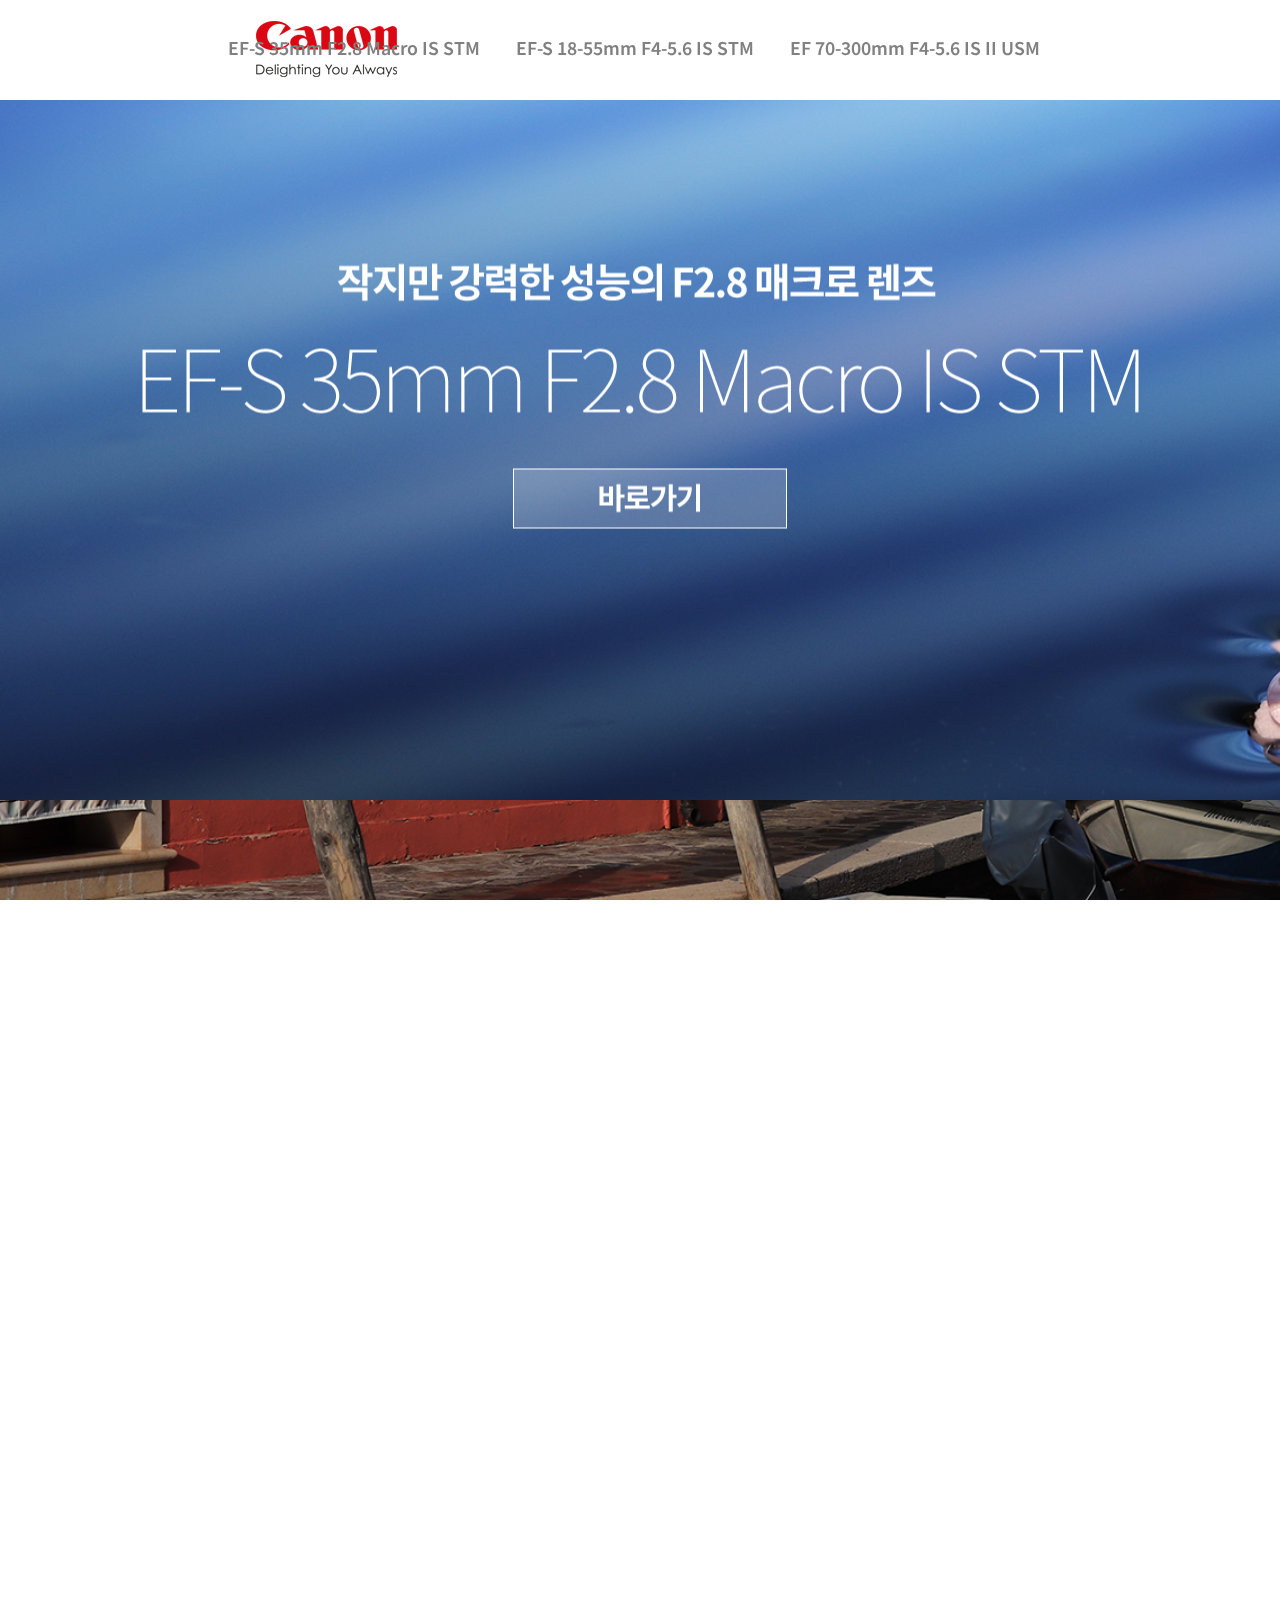
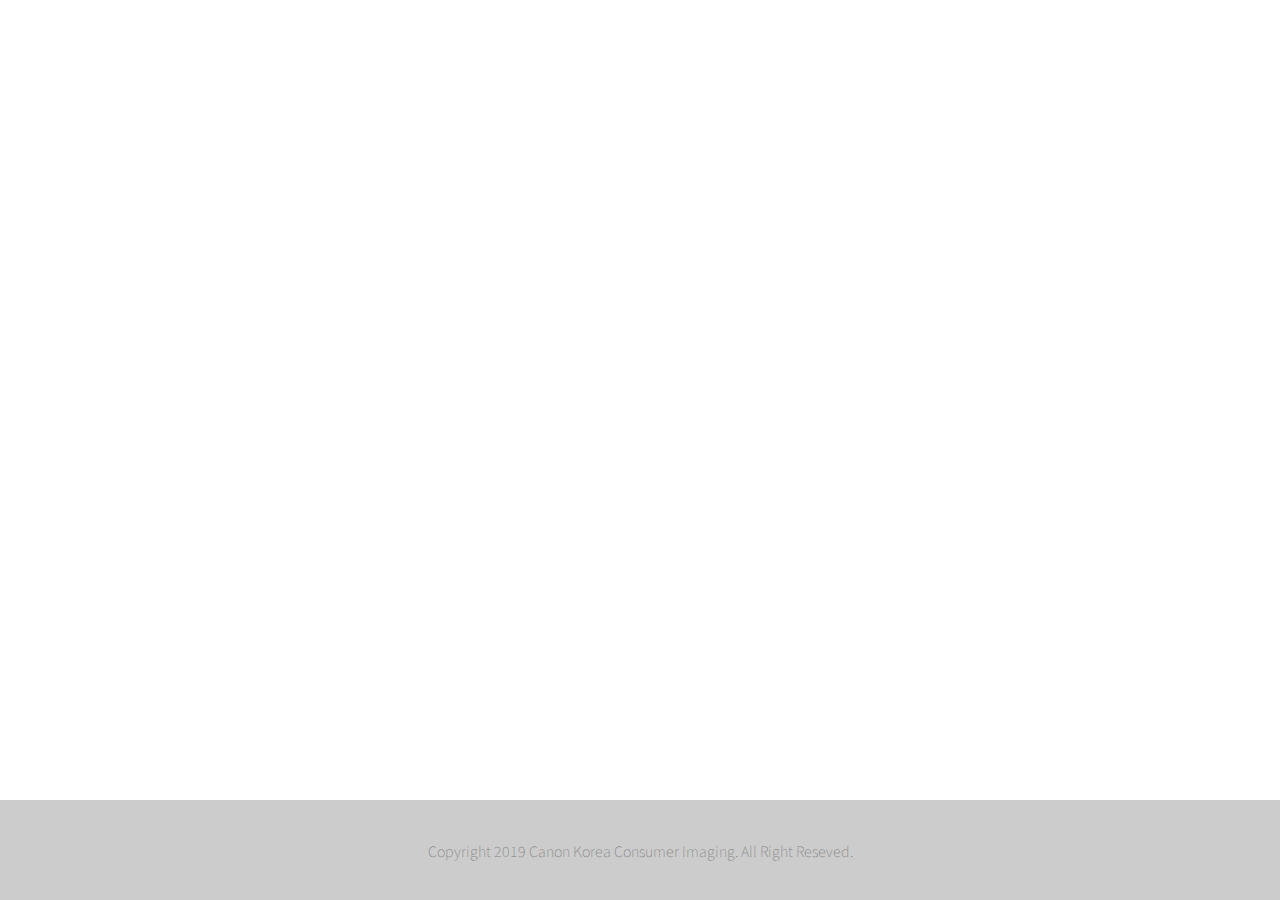
<file: main.html>
<!DOCTYPE html>
<html lang="kr">
  <head>
    <meta charset="utf-8">
    <link href="https://fonts.googleapis.com/css?family=Noto+Sans+KR" rel="stylesheet">

    <title></title>
    <style>
      body, h1 {
        margin: 0px;
      }
      #scene{
        height: 800px;
        background-size: cover;
        overflow: hidden;
        background-attachment: fixed;
      }
      .one{background-image: url(images/index_07.png);}
      .two{background-image: url(images/index_08.png);}
      .three{background-image: url(images/index_09.png);}
      #scene h1{
        position: relative;
        left: 50%;
        top: 50%;
        transform: translateX(-50%) translateY(-50%);
        text-align: center;
      }

      /*---푸터스타일지정---*/
      footer{
        height: 100px;
        background-color: rgba(0, 0, 0, 0.2);
      }
      .footer{
        position: relative;
        left: 50%;
        top: 50%;
        transform: translateX(-50%) translateY(-50%);
        text-align: center;
        font-family: 'Noto Sans KR', sans-serif;
        font-size: 0.9rem;
        font-weight: 100;
        color: gray;
      }
      /*---네비부분 적용---*/
      .wrap{
        height: 100px;
        width: 100%;
        position: fixed;
        background-color: white;
        z-index: 10;
      }
      .logo{
        display: inline-block;
        margin-left: 240px;
      }
      .nav{
        display: inline-block;
        position: fixed;
        right: 240px;
        top: 35px;
        font-family: 'Noto Sans KR', sans-serif;
        font-size: 1.1rem;
        font-weight: 600;
      }
      .space{margin-left: 2rem;}

      /*---메뉴컬러 및 롤오버 처리--*/
      a, a:link :visited :active{
        text-decoration: none;
        color: gray;
      }
      a:hover{
        color: #da0812;
      }

    </style>
  </head>
  <body>

    <nav class="wrap">
      <div class="logo">
        <a href="main.html"><img src="images/index_02.png"></a>
      </div>
      <div class="nav">
        <a href="p01.html">EF-S 35mm F2.8 Macro IS STM</a>
        <span class="space"></span>
        <a href="p02.html">EF-S 18-55mm F4-5.6 IS STM</a>
        <span class="space"></span>
        <a href="p03.html">EF 70-300mm F4-5.6 IS II USM</a>
      </div>
    </nav>

    <section id="scene" class="one">
      <h1><a href="p01.html"><img src="images/t01.png"></a></h1>
    </section>
    <section id="scene" class="two">
      <h1><a href="p02.html"><img src="images/t02.png"></a></h1>
    </section>
    <section id="scene" class="three">
      <h1><a href="p03.html"><img src="images/t03.png"></a></h1>
    </section>
    <footer><div class="footer">Copyright 2019 Canon Korea Consumer Imaging. All Right Reseved.</div></footer>
  </body>
</html>
</file>
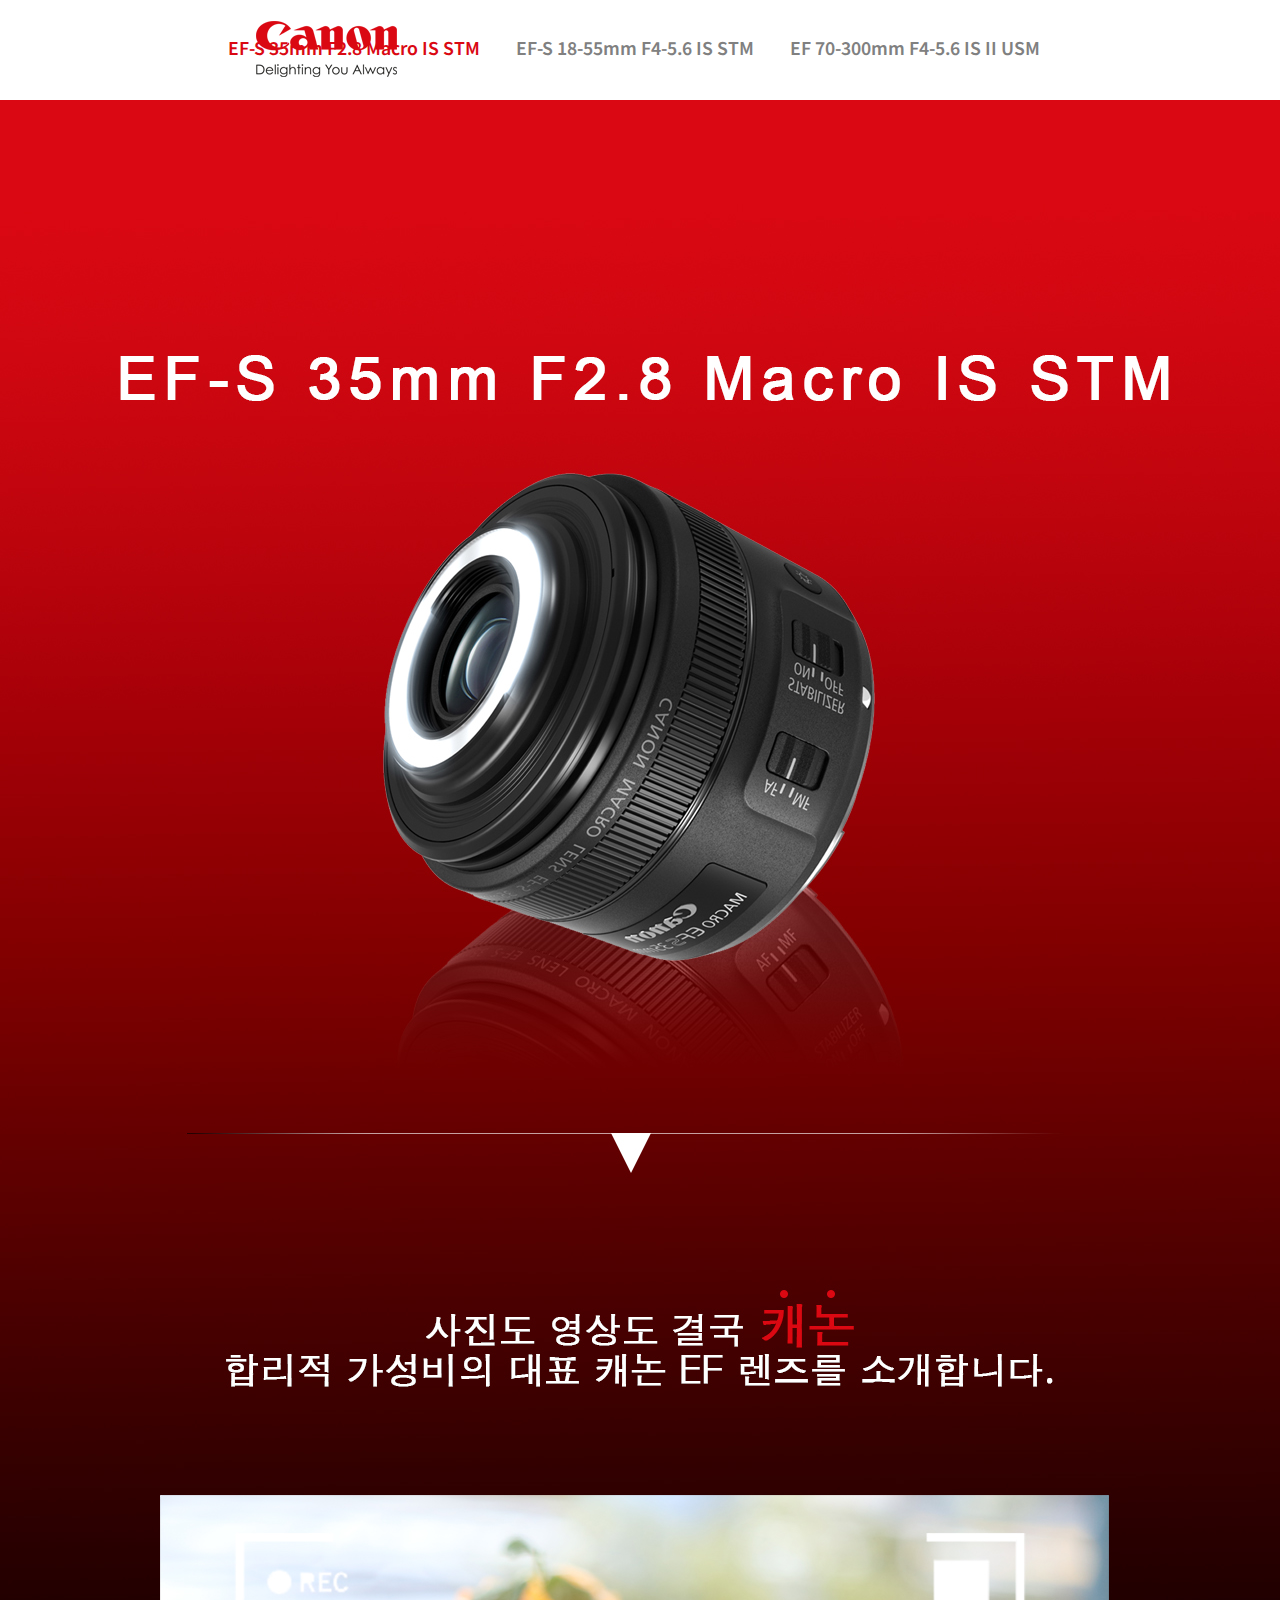
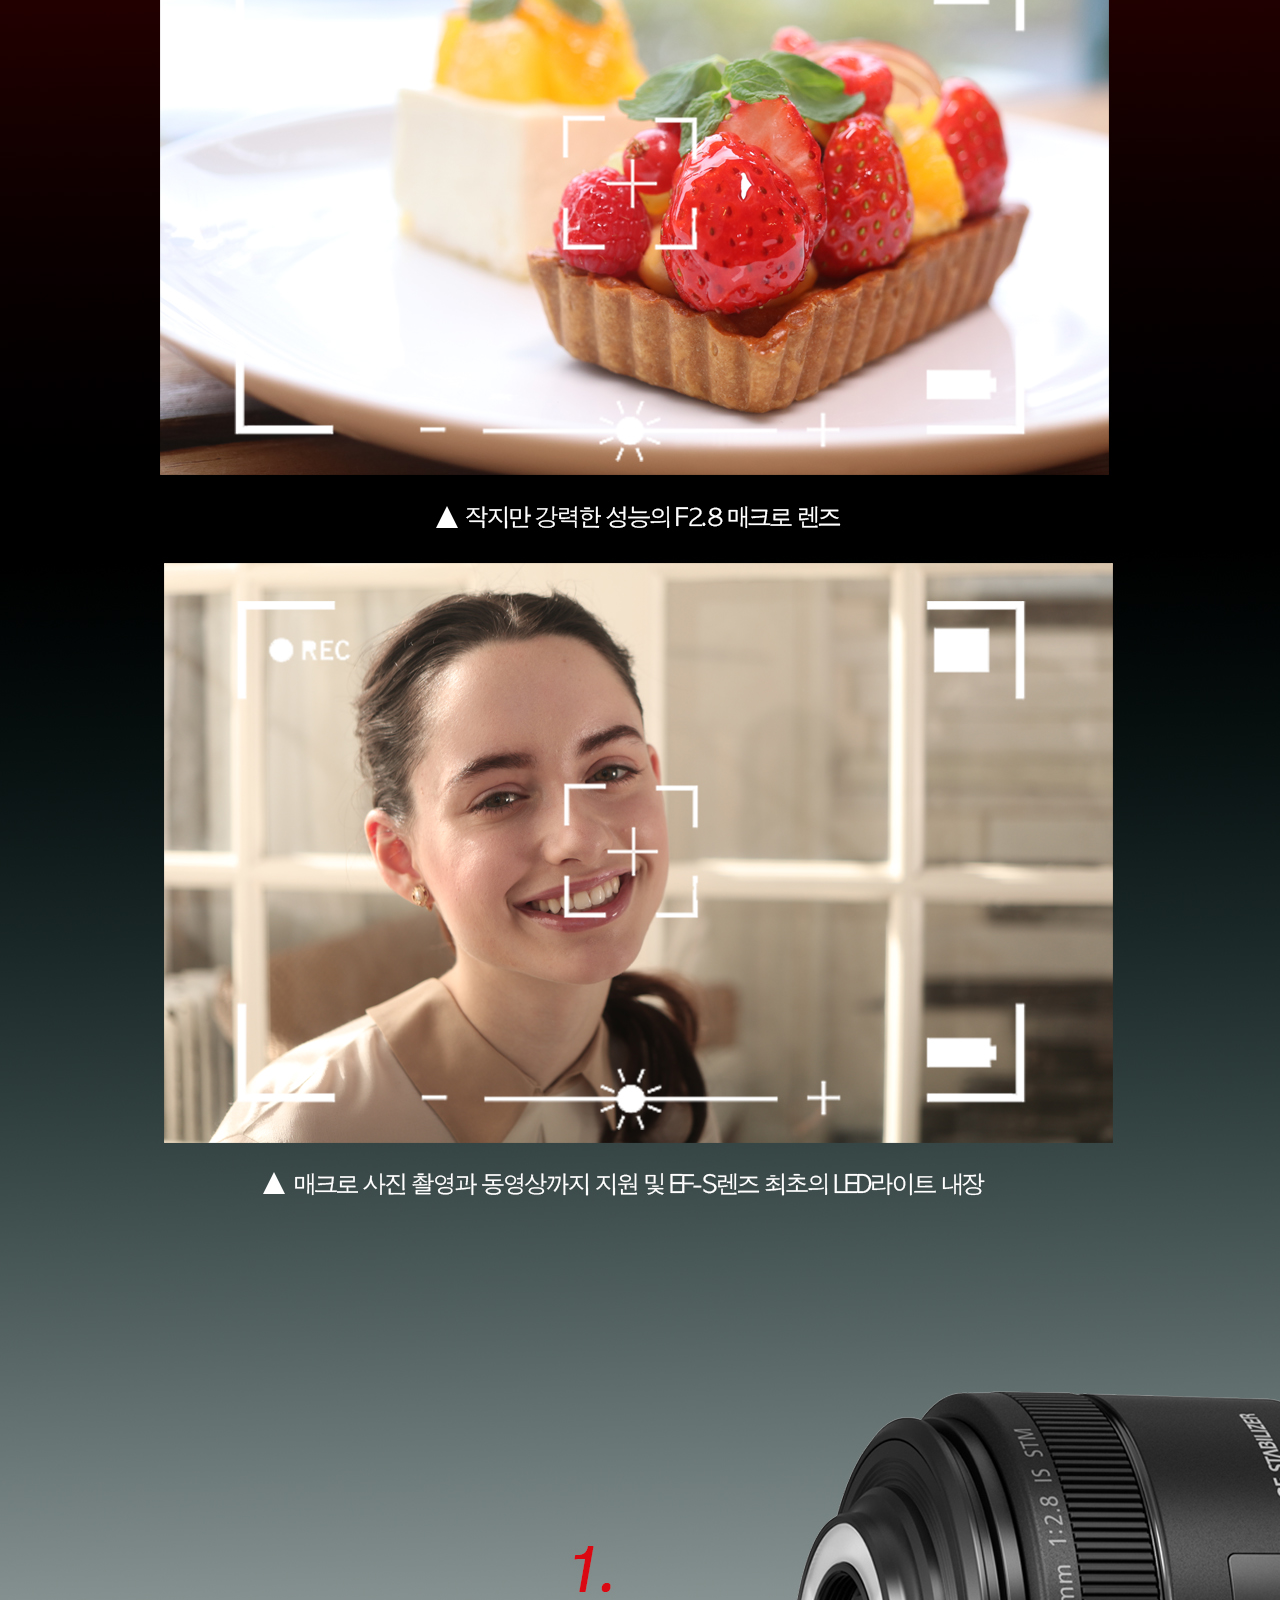
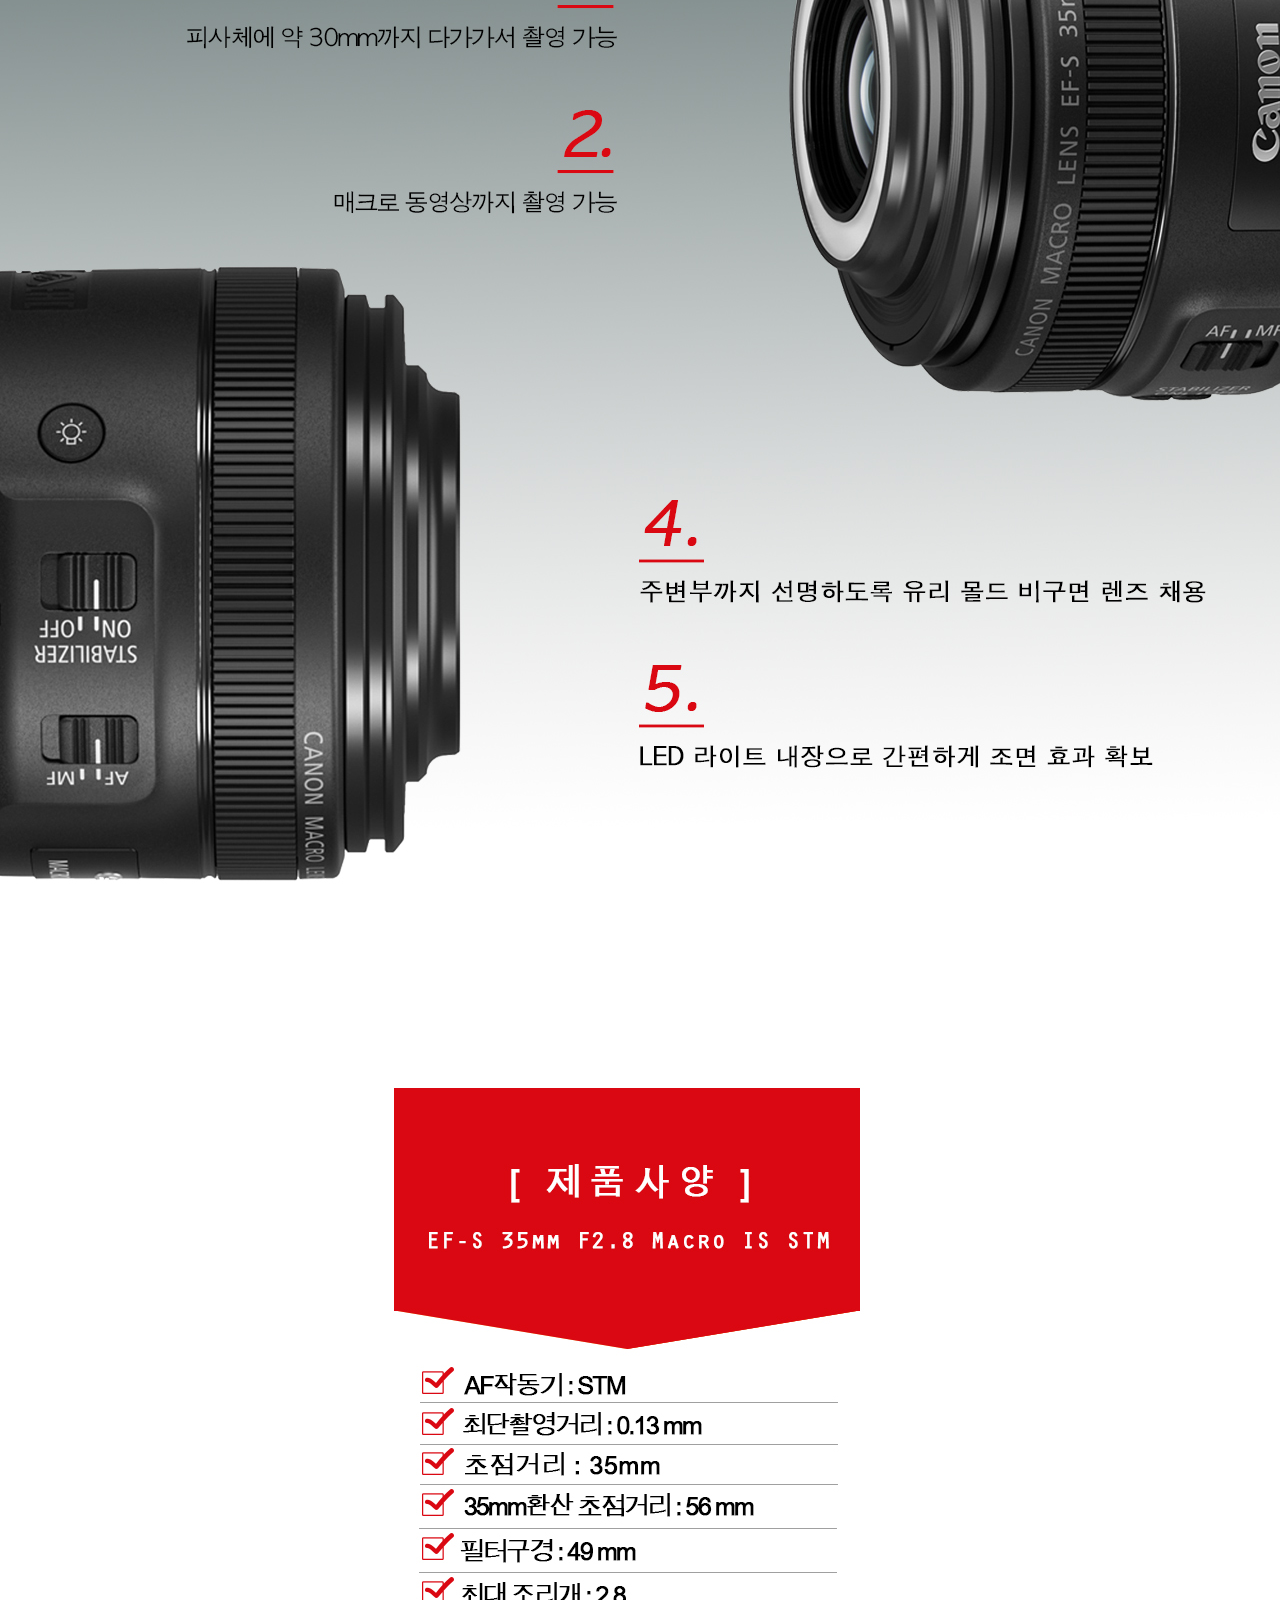
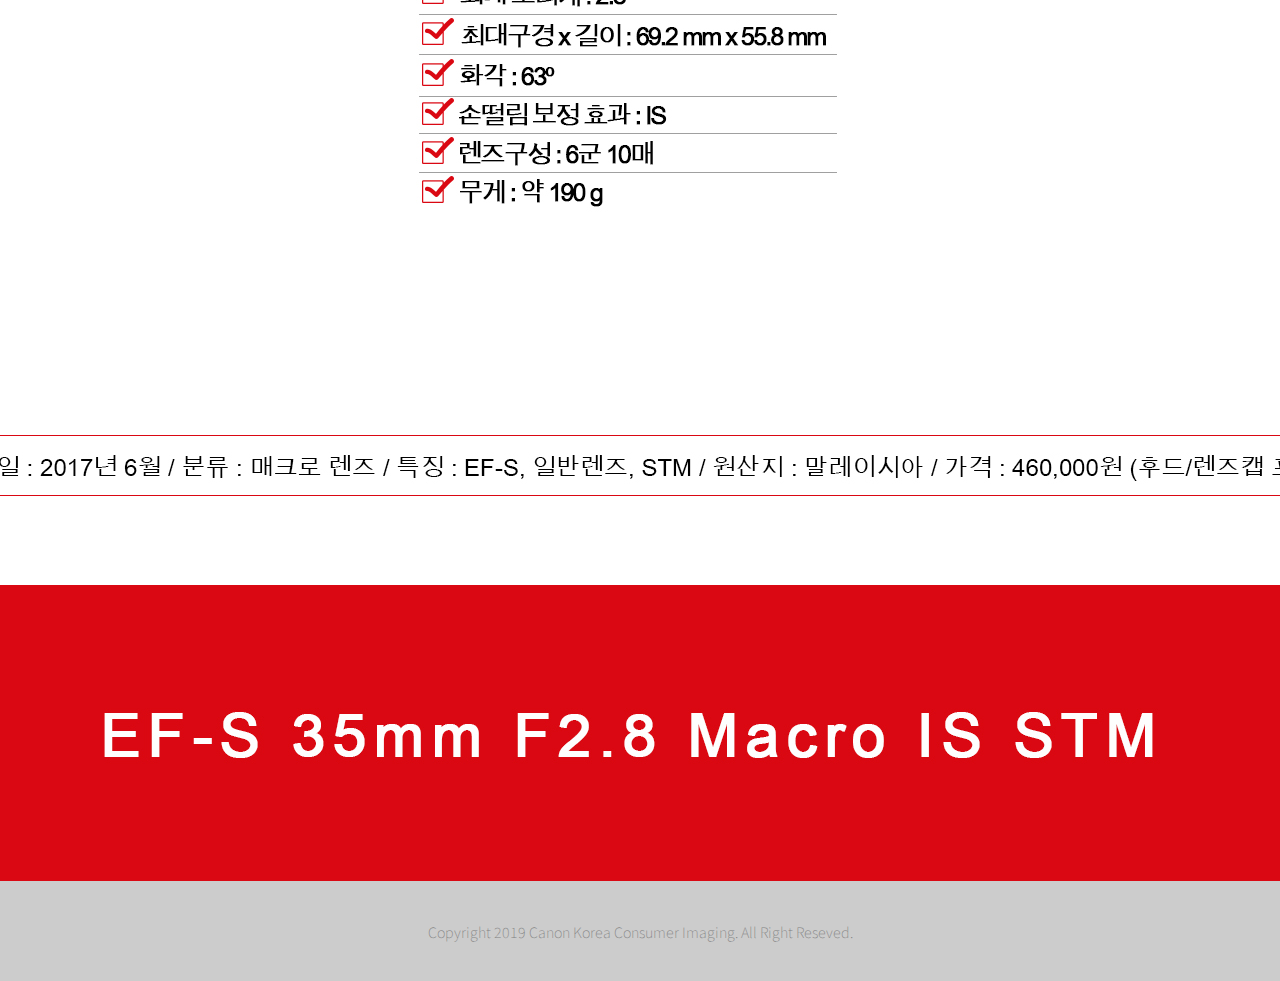
<file: p01.html>
<!DOCTYPE html>
<html lang="kr">
  <head>
    <meta charset="utf-8">
    <link rel="stylesheet" href="css.css">
    <link href="https://fonts.googleapis.com/css?family=Noto+Sans+KR" rel="stylesheet">

    <title></title>

  </head>
  <body>

    <nav class="wrap">
      <div class="logo">
        <a href="main.html"><img src="images/index_02.png"></a>
      </div>
      <div class="nav">
        <a href="p01.html" style="color:#da0812">EF-S 35mm F2.8 Macro IS STM</a>
        <span class="space"></span>
        <a href="p02.html">EF-S 18-55mm F4-5.6 IS STM</a>
        <span class="space"></span>
        <a href="p03.html">EF 70-300mm F4-5.6 IS II USM</a>
      </div>
    </nav>

    <section class="bodywrap">
      <div class="page">
        <img src="images/p03.jpg">
      </div>
    </section>

    <footer><div class="footer">Copyright 2019 Canon Korea Consumer Imaging. All Right Reseved.</div></footer>
  </body>
</html>
</file>
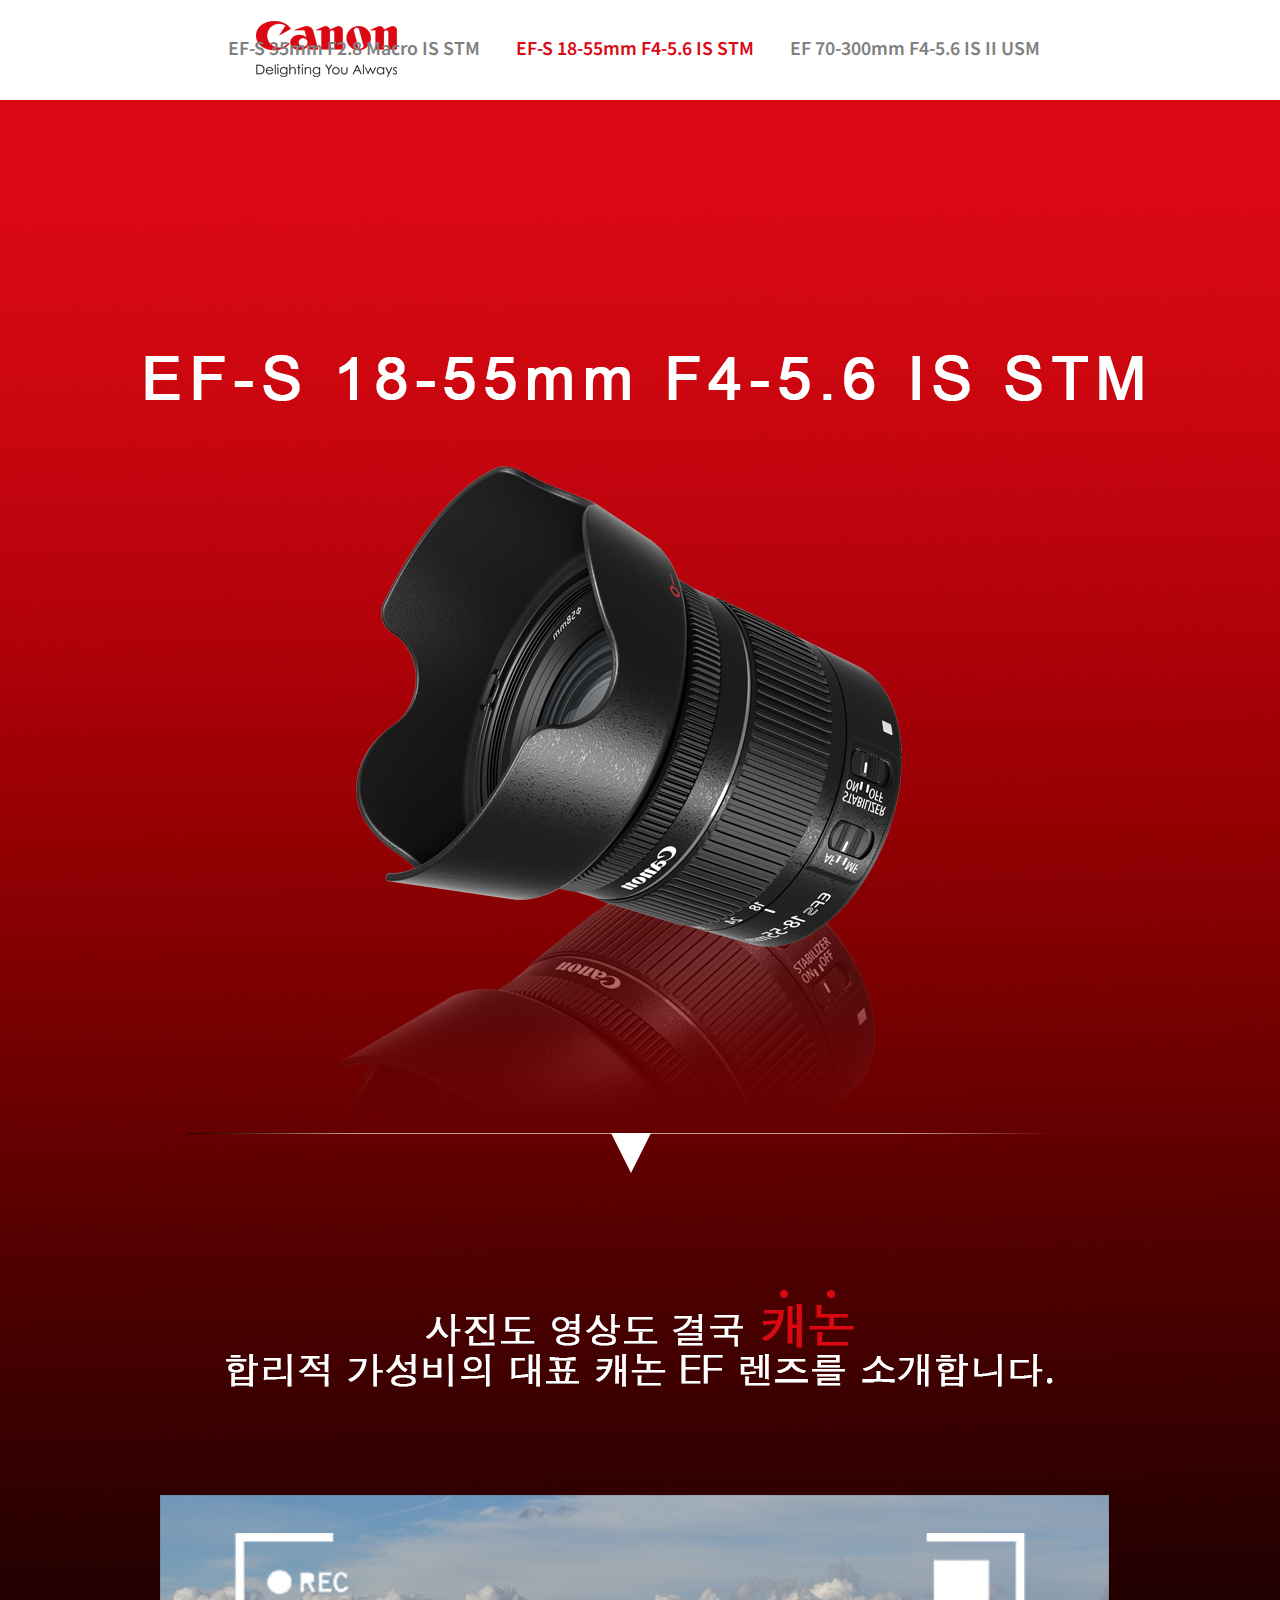
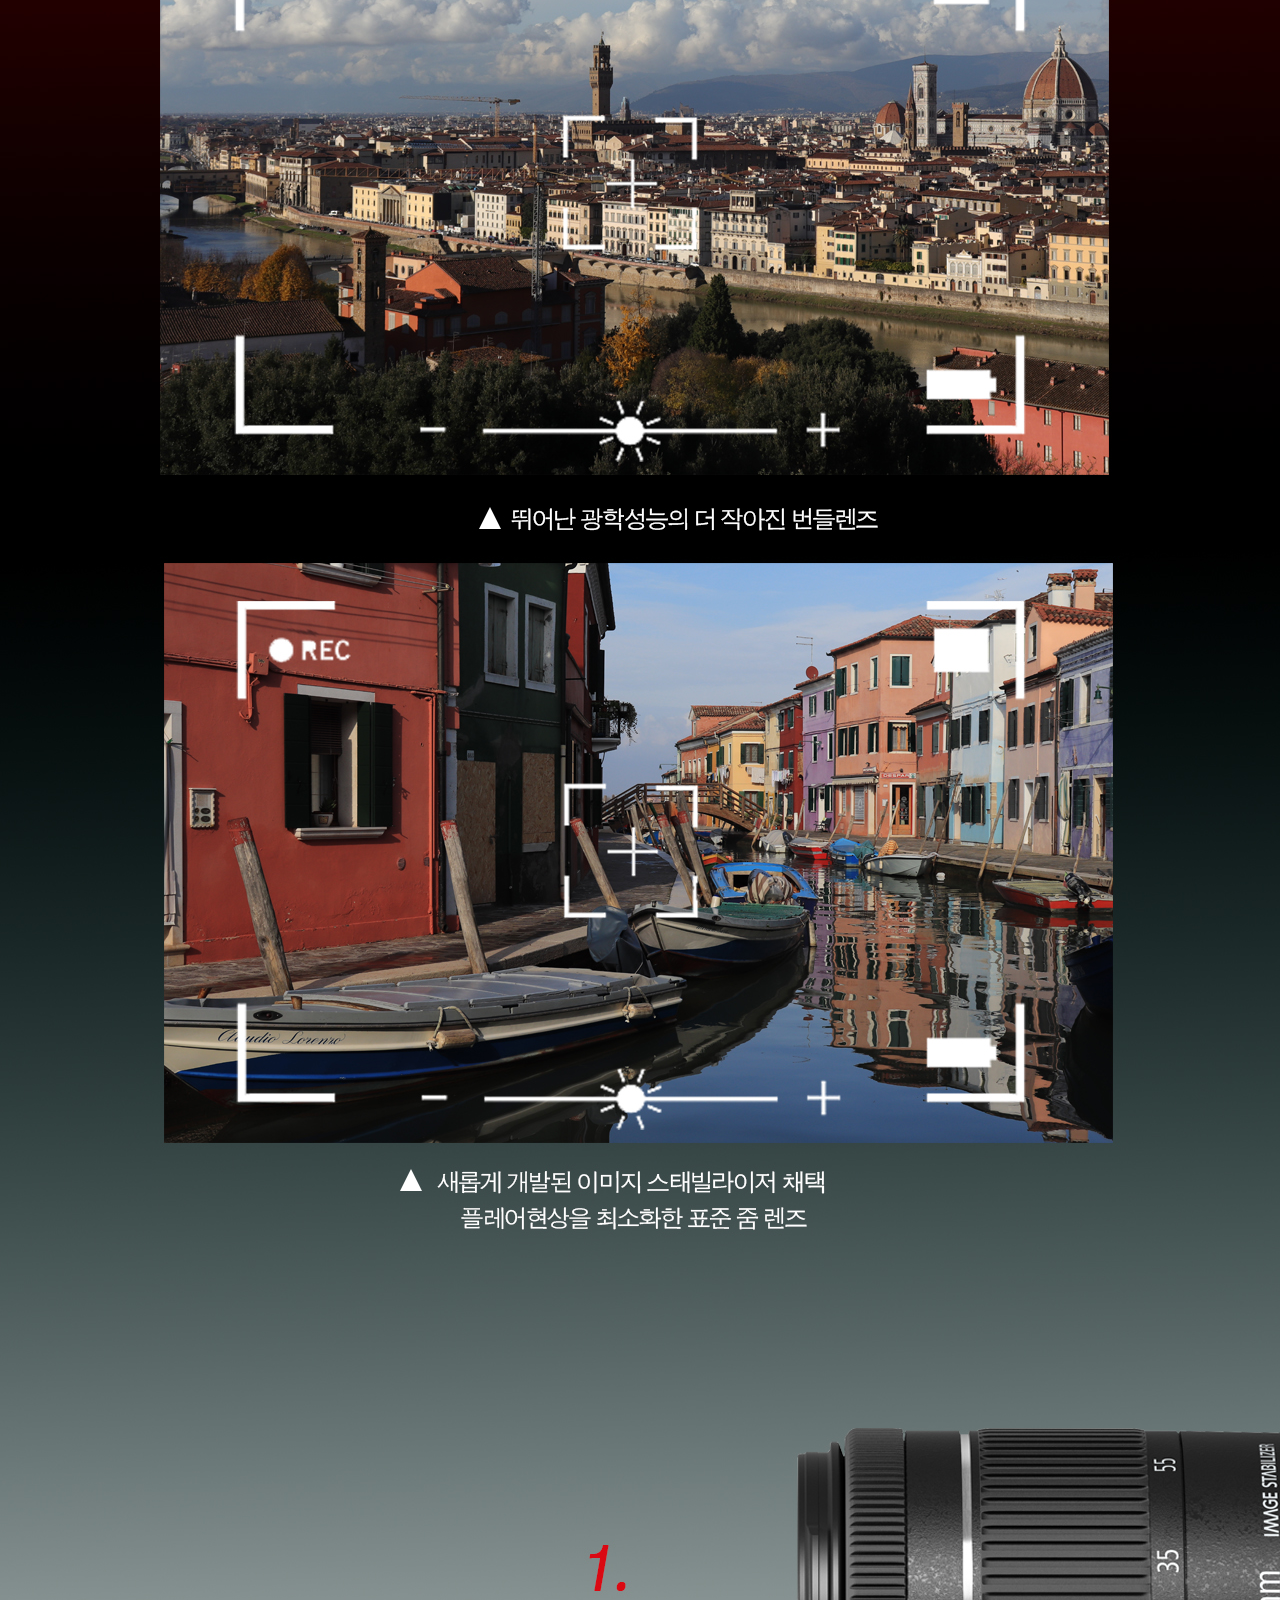
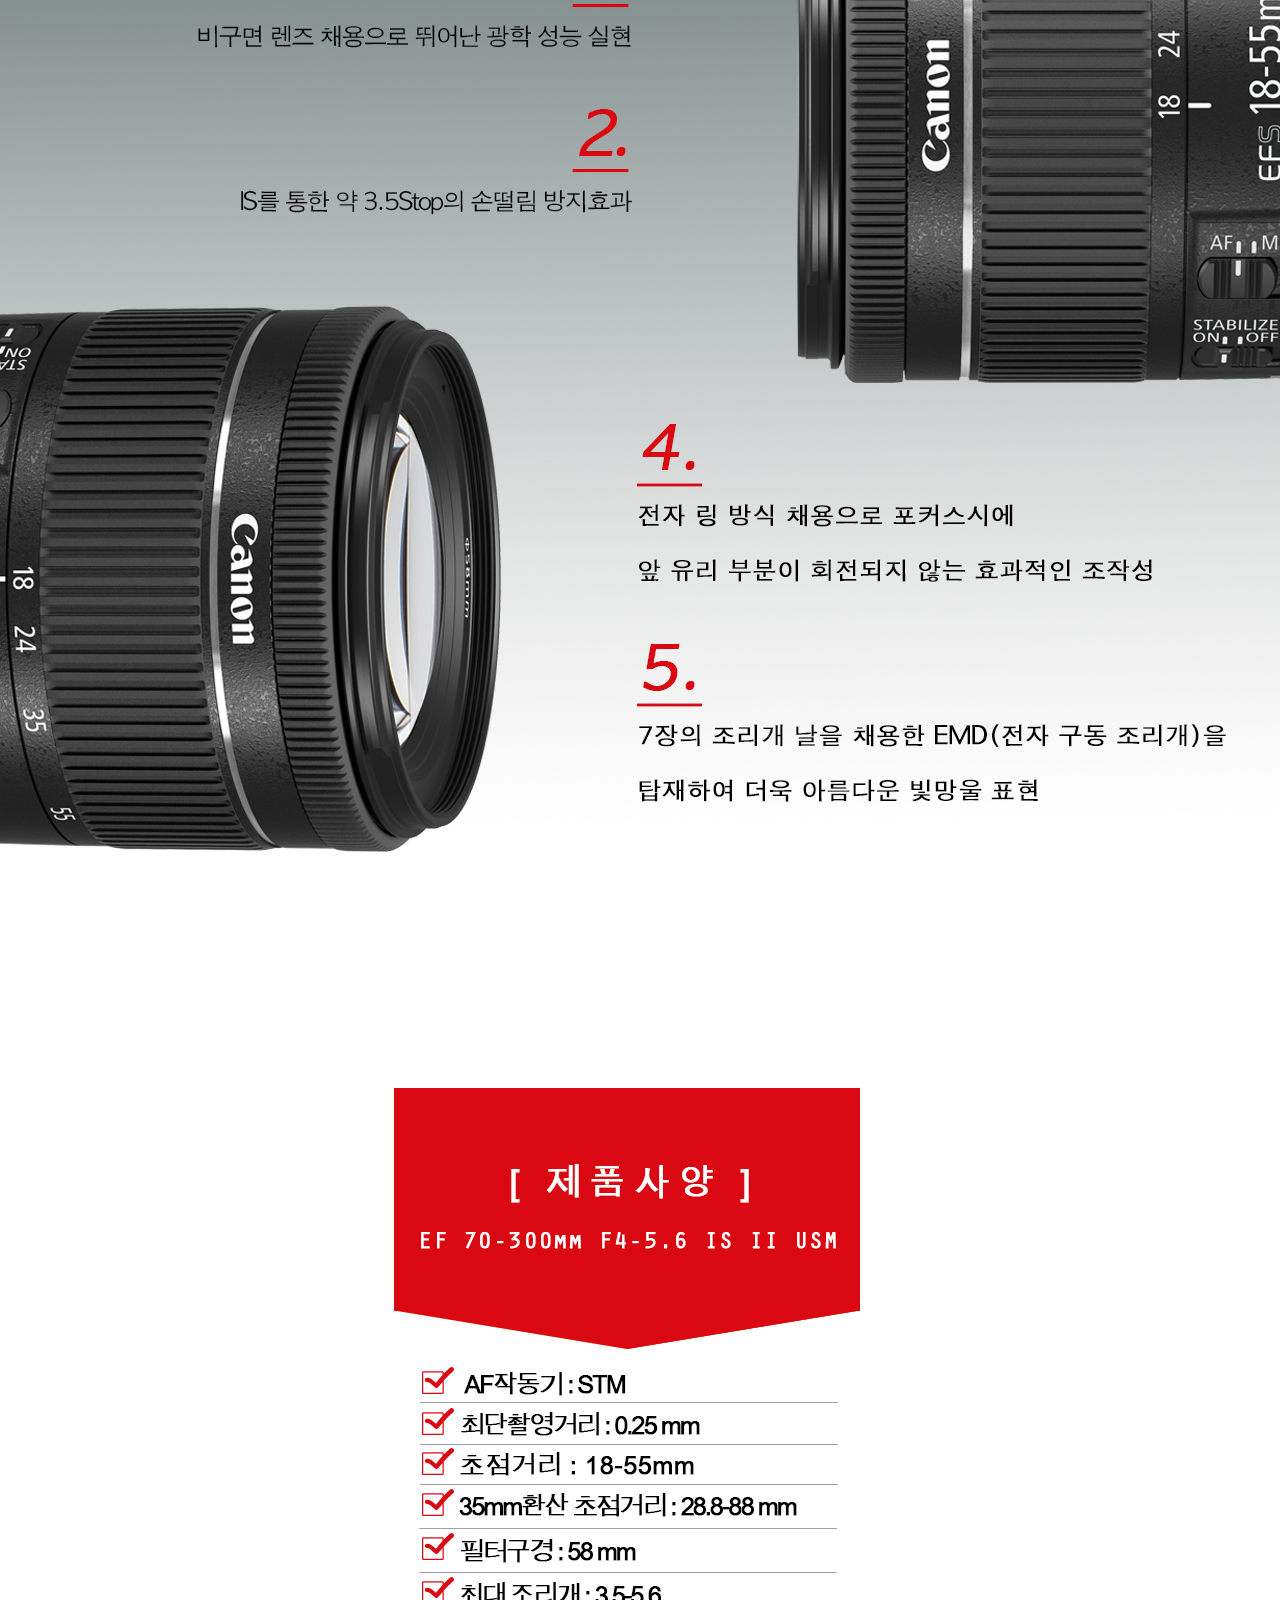
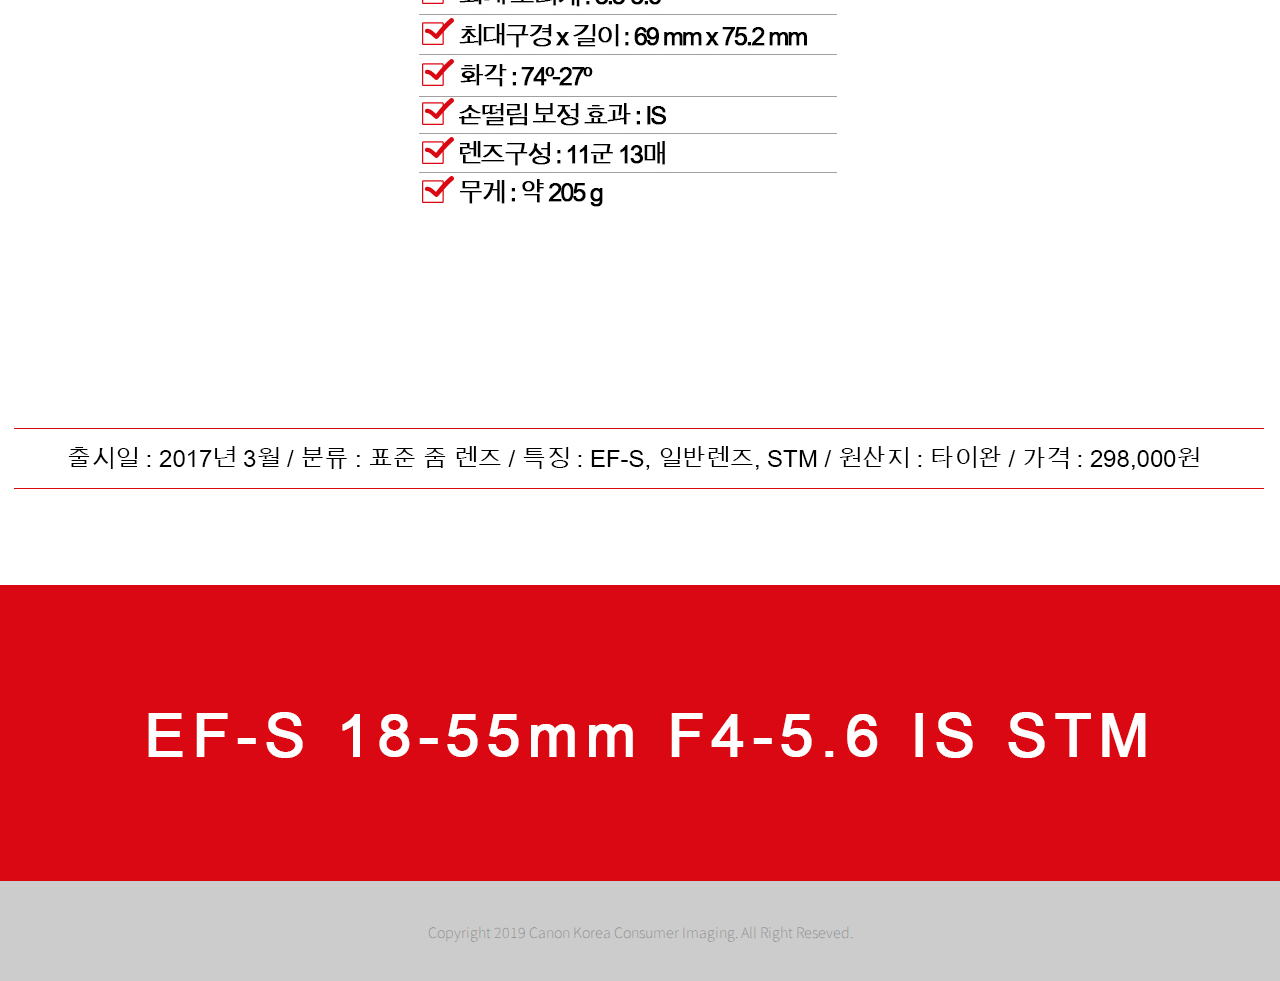
<file: p02.html>
<!DOCTYPE html>
<html lang="kr">
  <head>
    <meta charset="utf-8">
    <link rel="stylesheet" href="css.css">
    <link href="https://fonts.googleapis.com/css?family=Noto+Sans+KR" rel="stylesheet">

    <title></title>

  </head>
  <body>

    <nav class="wrap">
      <div class="logo">
        <a href="main.html"><img src="images/index_02.png"></a>
      </div>
      <div class="nav">
        <a href="p01.html">EF-S 35mm F2.8 Macro IS STM</a>
        <span class="space"></span>
        <a href="p02.html" style="color:#da0812">EF-S 18-55mm F4-5.6 IS STM</a>
        <span class="space"></span>
        <a href="p03.html">EF 70-300mm F4-5.6 IS II USM</a>
      </div>
    </nav>

    <section class="bodywrap">
      <div class="page">
        <img src="images/p02.jpg">
      </div>
    </section>

    <footer><div class="footer">Copyright 2019 Canon Korea Consumer Imaging. All Right Reseved.</div></footer>
  </body>
</html>
</file>
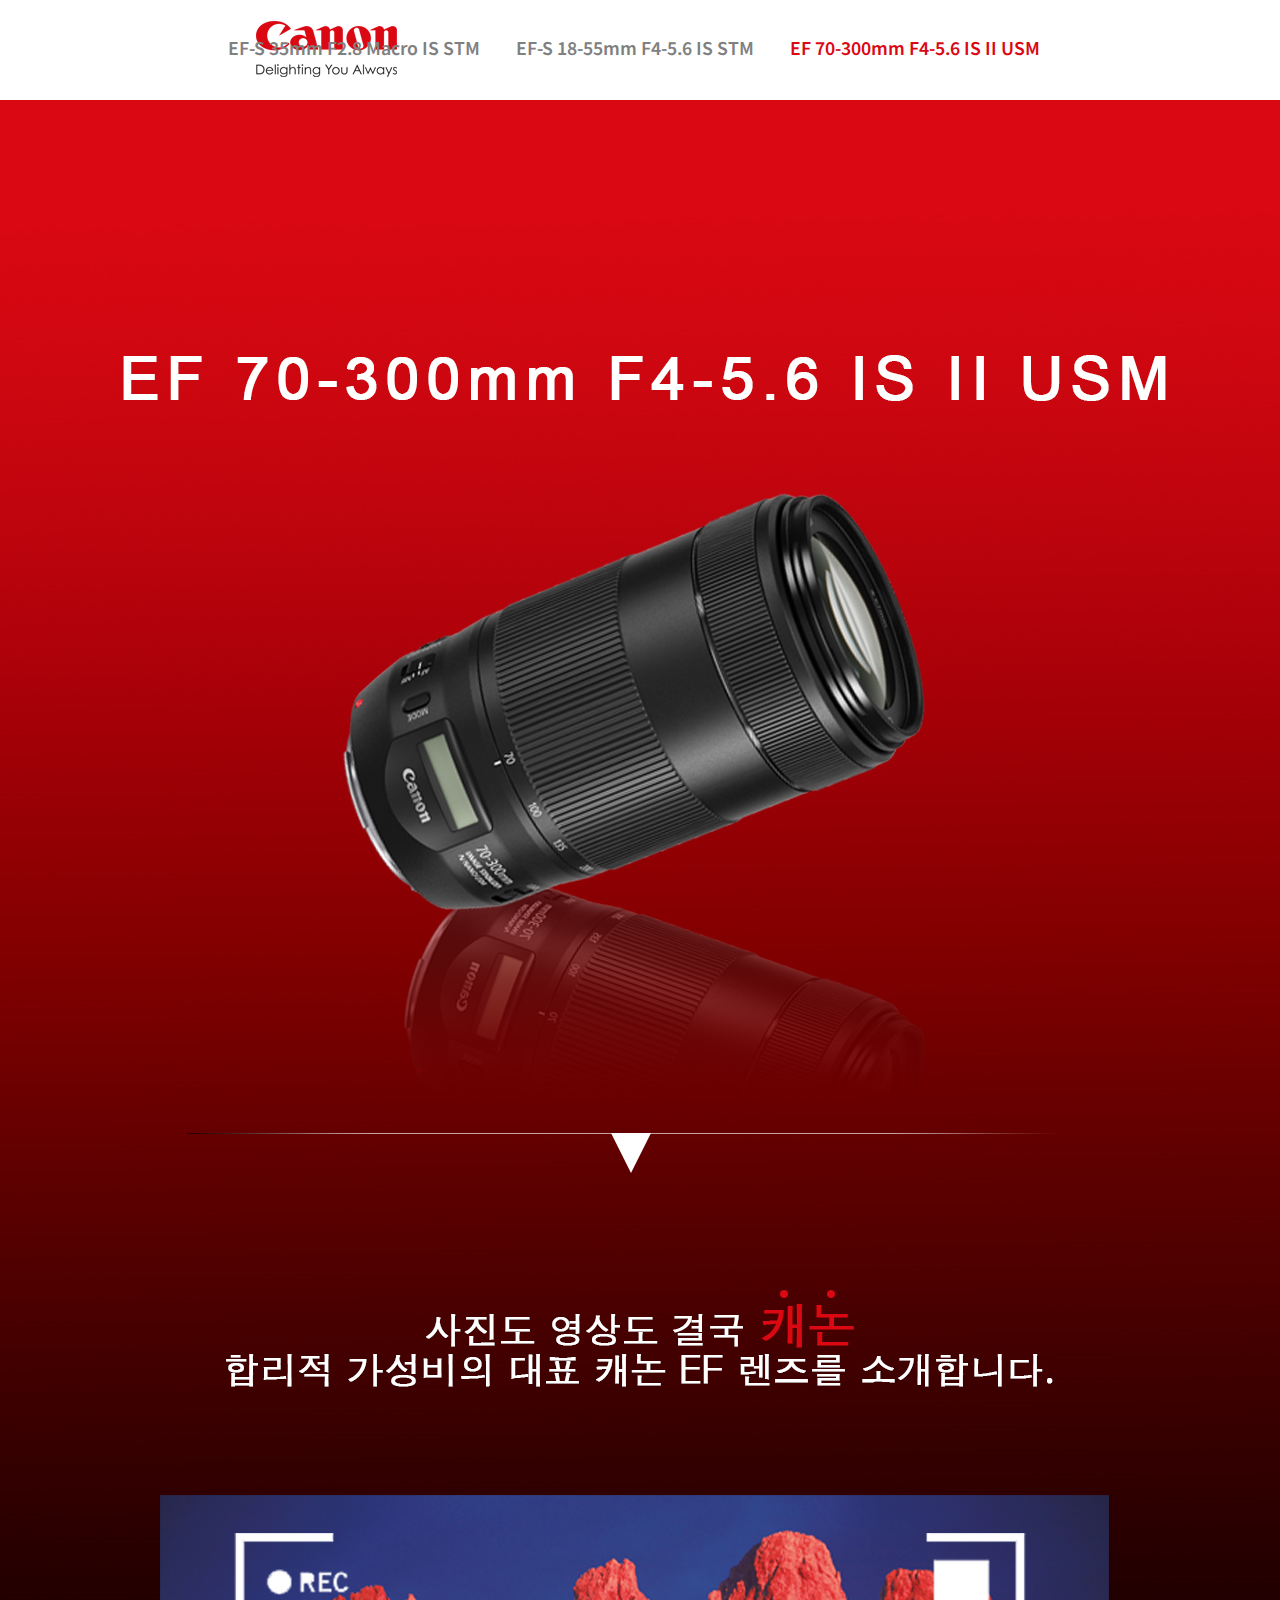
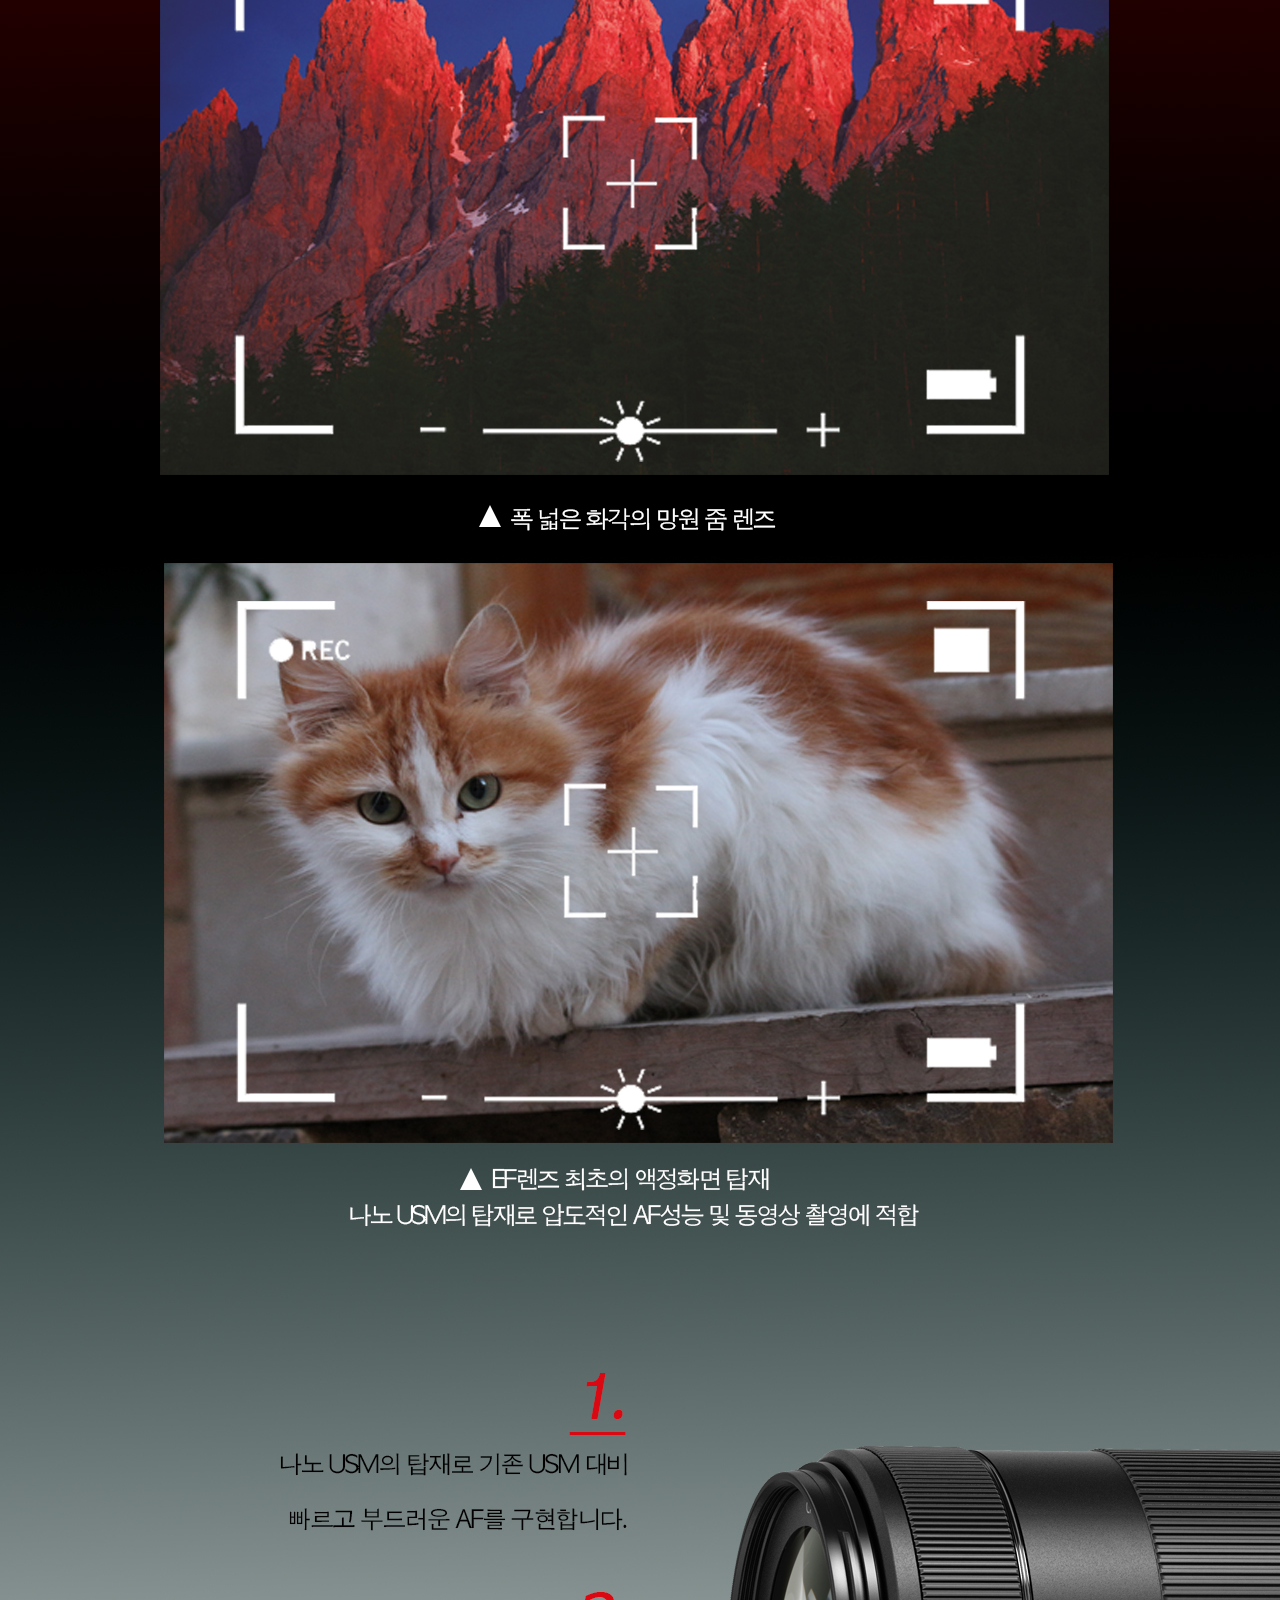
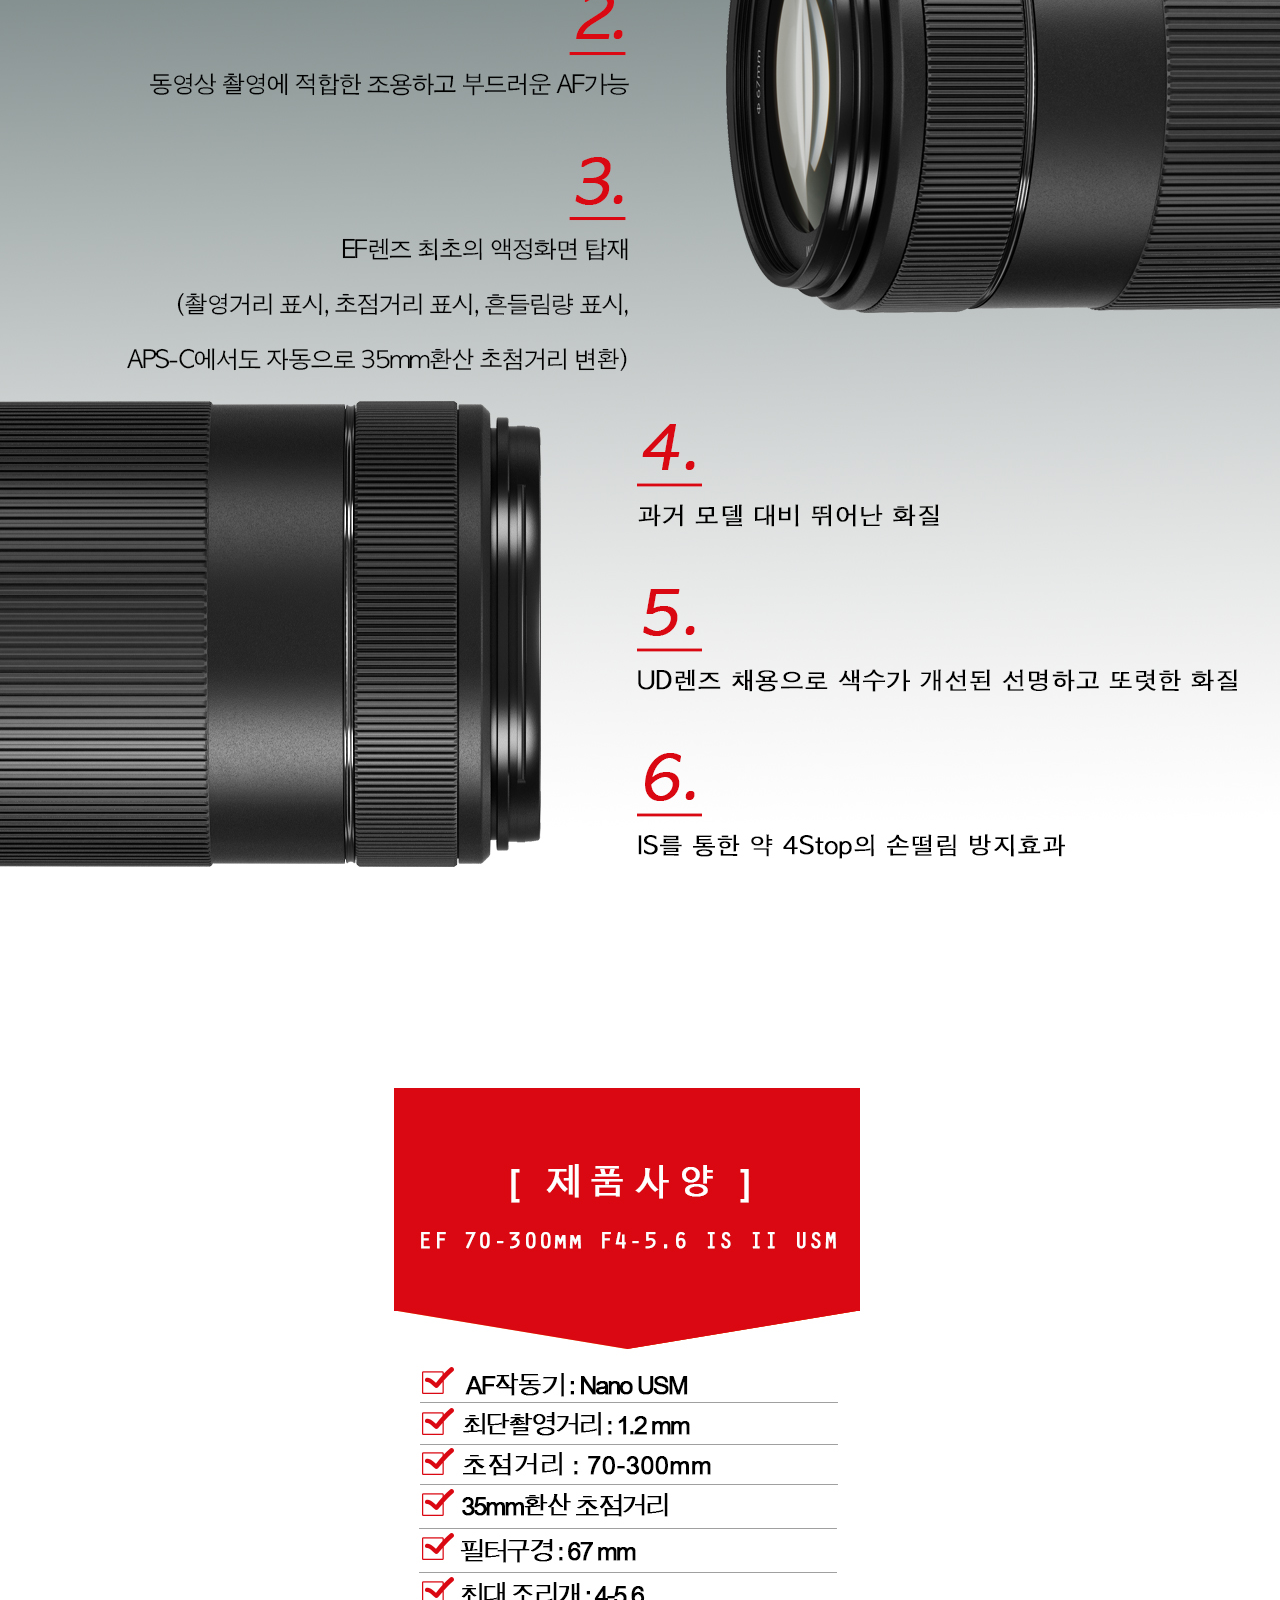
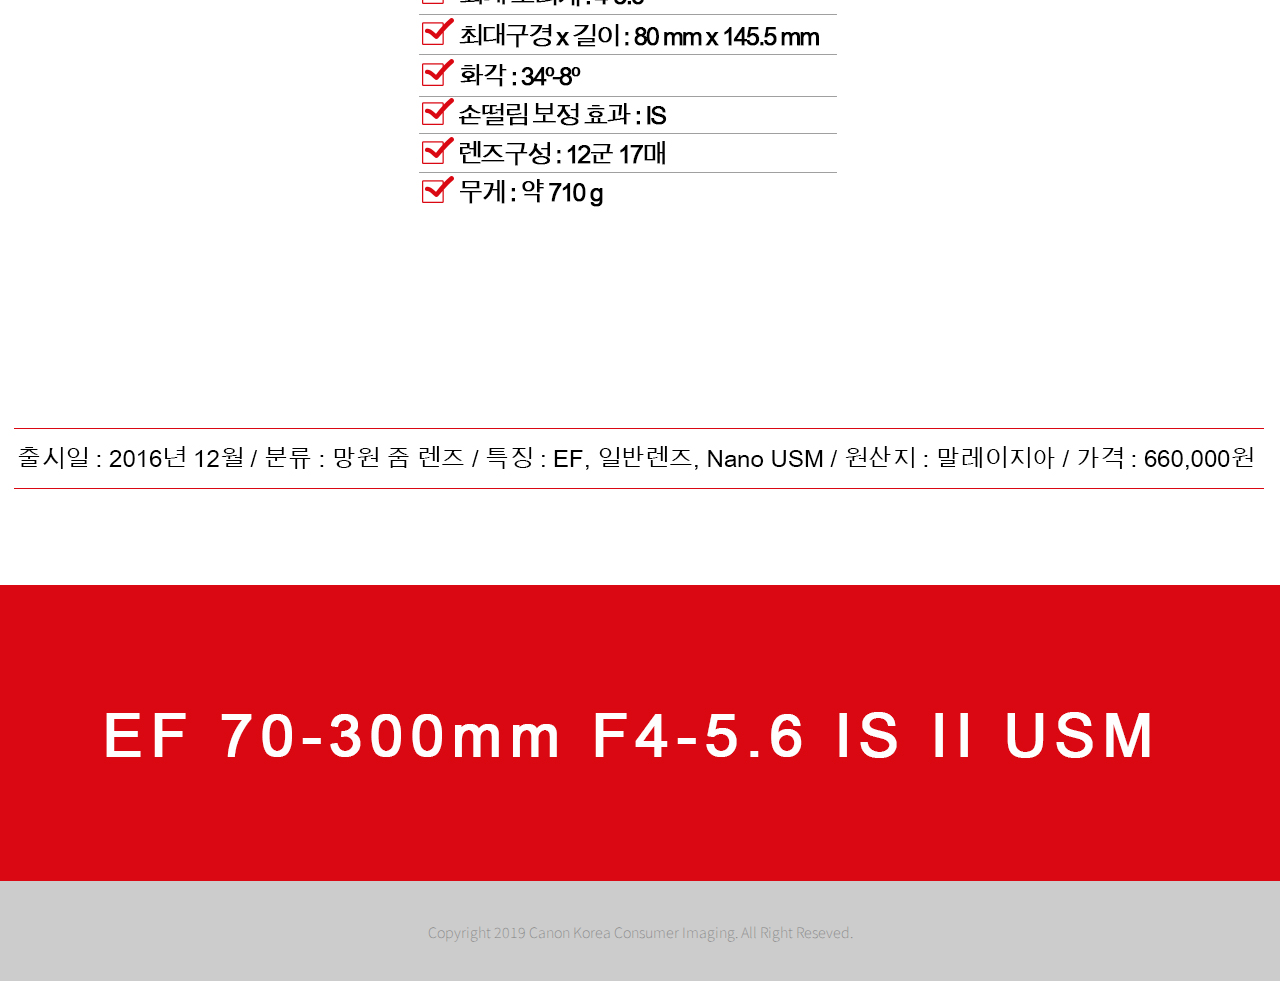
<file: p03.html>
<!DOCTYPE html>
<html lang="kr">
  <head>
    <meta charset="utf-8">
    <link rel="stylesheet" href="css.css">
    <link href="https://fonts.googleapis.com/css?family=Noto+Sans+KR" rel="stylesheet">

    <title></title>

  </head>
  <body>

    <nav class="wrap">
      <div class="logo">
        <a href="main.html"><img src="images/index_02.png"></a>
      </div>
      <div class="nav">
        <a href="p01.html">EF-S 35mm F2.8 Macro IS STM</a>
        <span class="space"></span>
        <a href="p02.html">EF-S 18-55mm F4-5.6 IS STM</a>
        <span class="space"></span>
        <a href="p03.html" style="color:#da0812">EF 70-300mm F4-5.6 IS II USM</a>
      </div>
    </nav>

    <section class="bodywrap">
      <div class="page">
        <img src="images/p01.jpg">
      </div>
    </section>

    <footer><div class="footer">Copyright 2019 Canon Korea Consumer Imaging. All Right Reseved.</div></footer>
  </body>
</html>
</file>
<file: css.css>
body, h1 {
    margin: 0px;
  }
  #scene{
    height: 800px;
    background-size: cover;
  }
  .one{background-image: url(images/index_07.png);}
  .two{background-image: url(images/index_08.png);}
  .three{background-image: url(images/index_09.png);}
  #scene h1{
    position: relative;
    left: 50%;
    top: 50%;
    transform: translateX(-50%) translateY(-50%);
    text-align: center;
  }

  /*---푸터스타일지정---*/
  footer{
    height: 100px;
    background-color: rgba(0, 0, 0, 0.2);
  }
  .footer{
    position: relative;
    left: 50%;
    top: 50%;
    transform: translateX(-50%) translateY(-50%);
    text-align: center;
    font-family: 'Noto Sans KR', sans-serif;
    font-size: 0.9rem;
    font-weight: 100;
    color: gray;
  }
  /*---네비부분 적용---*/
  .wrap{
    height: 100px;
    width: 100%;
    position: static;
    background-color: white;
    z-index: 10;
  }
  .logo{
    display: inline-block;
    margin-left: 240px;
  }
  .nav{
    display: inline-block;
    position: absolute;
    right: 240px;
    top: 35px;
    font-family: 'Noto Sans KR', sans-serif;
    font-size: 1.1rem;
    font-weight: 600;
  }
  .space{margin-left: 2rem;}

  /*---메뉴컬러 및 롤오버 처리--*/
  a, a:link :visited :active{
    text-decoration: none;
    color: gray;
  }
  a:hover{
    color: #da0812;
  }

  /*---서브페이지 관리---*/
  .bodywrap{
    top: 100px;
    width: 100%;
    height: 100%;
  }
  .page{
    position: relative;
    width: 1440px;
    height: 5581px;
    left: 50%;
    transform: translateX(-50%);
  }
</file>
